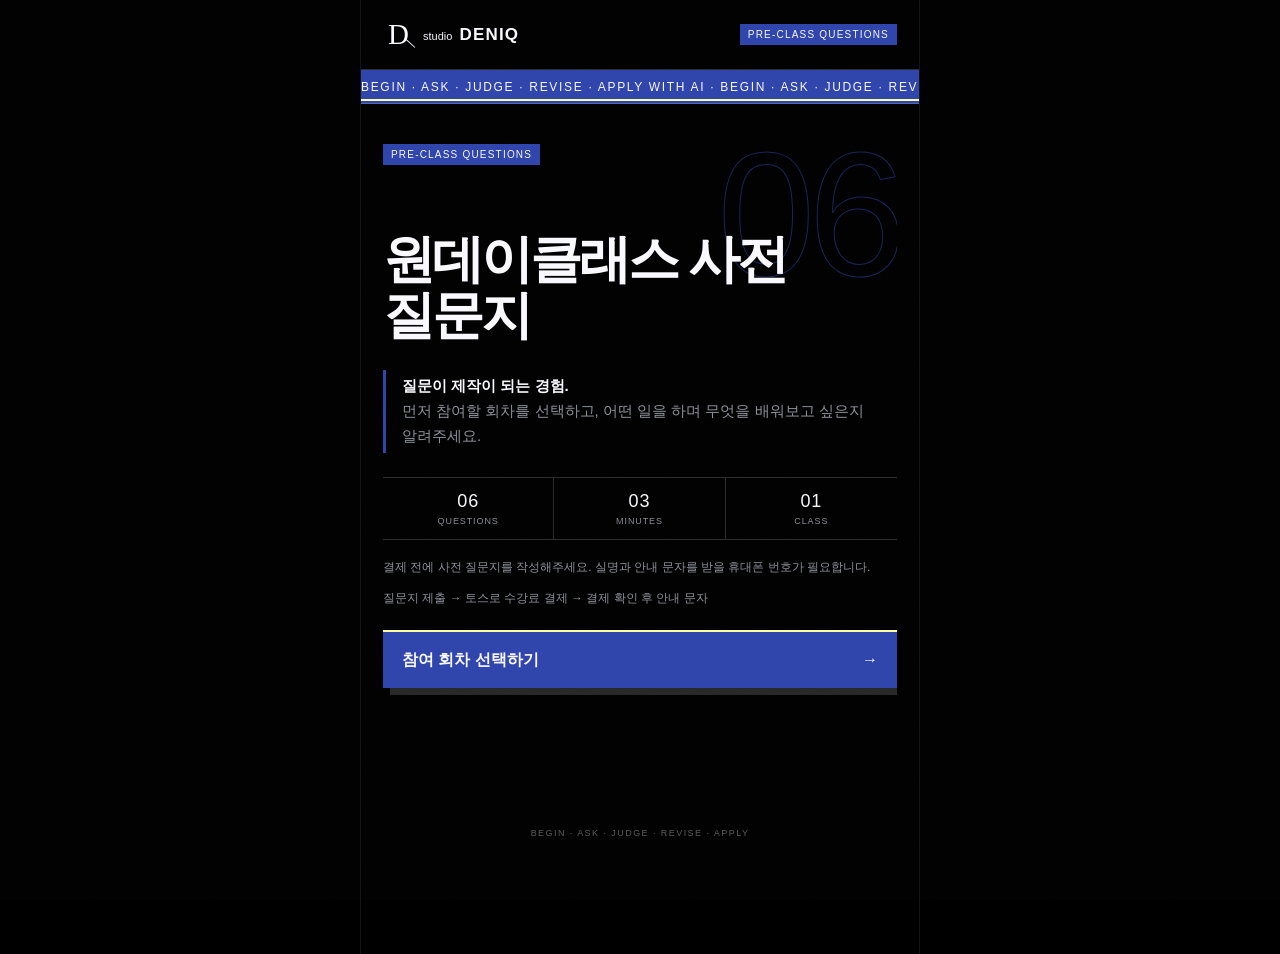
<file: survey.html>
<!doctype html>
<html lang="ko">
<head>
  <meta charset="utf-8">
  <meta name="viewport" content="width=device-width, initial-scale=1, viewport-fit=cover">
  <meta name="theme-color" content="#000000">
  <meta name="color-scheme" content="dark">
  <meta name="description" content="DENIQ AI 원데이클래스 사전 질문지">
  <title>DENIQ · 원데이클래스 사전 질문지</title>
  <link rel="stylesheet" href="./survey.css?v=20261003-registration">
  <script type="module" src="./survey.js?v=20261003-registration"></script>
</head>
<body>
  <a class="skip-link" href="#survey-main">질문으로 바로 이동</a>
  <div class="app-shell">
    <header class="topbar">
      <a class="brand" href="./index.html" aria-label="DENIQ 원데이클래스 소개로 돌아가기">
        <span class="brand-mark" aria-hidden="true">D</span>
        <span class="brand-lockup">studio <strong>DENIQ</strong></span>
      </a>
      <span class="topbar-label">PRE-CLASS QUESTIONS</span>
    </header>

    <div class="ticker" aria-hidden="true">
      <div class="ticker-track">BEGIN · ASK · JUDGE · REVISE · APPLY WITH AI · BEGIN · ASK · JUDGE · REVISE · APPLY WITH AI ·</div>
    </div>

    <div class="progress-region" data-progress-region hidden>
      <div class="progress" role="progressbar" aria-label="질문 진행률" aria-valuemin="1" aria-valuemax="6" aria-valuenow="1" aria-valuetext="6개 중 1번째 질문">
        <i data-progress-bar></i>
      </div>
      <p class="progress-label" data-progress-label>01 / 06</p>
    </div>

    <p class="preview-badge" data-preview-badge hidden>미리보기 · 실제 접수되지 않습니다</p>

    <form id="survey-form" novalidate>
      <div class="bot-field" aria-hidden="true"><label for="website">Website</label><input id="website" name="website" tabindex="-1" autocomplete="off"></div>
      <main id="survey-main" class="screen" tabindex="-1"></main>
      <footer class="actions" data-actions hidden></footer>
    </form>

    <p class="sr-only" data-live-status role="status" aria-live="polite" aria-atomic="true"></p>
  </div>

  <noscript><div class="noscript-message">이 질문지를 작성하려면 브라우저의 JavaScript를 켜주세요.</div></noscript>
</body>
</html>
</file>
<file: survey.css>
:root {
  --black: #000000;
  --near-black: #0b0b0d;
  --surface: #111114;
  --gesso: #faf9fe;
  --smoke: #e5e5e5;
  --muted: #8d9098;
  --navy: #091c2e;
  --blue: #2f45ad;
  --blue-soft: #4058c8;
  --yellow: #fffca2;
  --danger: #ff6d63;
  --line: rgba(250, 249, 254, 0.18);
  --line-strong: rgba(250, 249, 254, 0.46);
  --page-width: 560px;
  --safe-bottom: env(safe-area-inset-bottom, 0px);
  --display: Impact, "Arial Narrow", sans-serif;
  --body: "Pretendard Variable", Pretendard, -apple-system, BlinkMacSystemFont, "Segoe UI", sans-serif;
}

* { box-sizing: border-box; }
html { min-height: 100%; background: var(--black); color-scheme: dark; }
body {
  min-width: 320px;
  min-height: 100%;
  margin: 0;
  color: var(--gesso);
  background: var(--black);
  font-family: var(--body);
  -webkit-font-smoothing: antialiased;
  word-break: keep-all;
}
body::after {
  content: "";
  position: fixed;
  z-index: 1000;
  inset: 0;
  pointer-events: none;
  opacity: .025;
  background-image: url("data:image/svg+xml,%3Csvg xmlns='http://www.w3.org/2000/svg' width='120' height='120'%3E%3Cfilter id='n'%3E%3CfeTurbulence type='fractalNoise' baseFrequency='.82' numOctaves='2' stitchTiles='stitch'/%3E%3C/filter%3E%3Crect width='100%25' height='100%25' filter='url(%23n)' opacity='.8'/%3E%3C/svg%3E");
}
button, input, textarea { font: inherit; }
button, a, label { -webkit-tap-highlight-color: transparent; }
button { cursor: pointer; }
a { color: inherit; }
[hidden] { display: none !important; }
:focus-visible { outline: 2px solid var(--yellow); outline-offset: 3px; }
.sr-only { position: absolute !important; width: 1px !important; height: 1px !important; padding: 0 !important; margin: -1px !important; overflow: hidden !important; clip: rect(0,0,0,0) !important; white-space: nowrap !important; border: 0 !important; }
.skip-link { position: fixed; z-index: 2000; left: 12px; top: 12px; padding: 10px 12px; color: var(--gesso); background: var(--blue); transform: translateY(-160%); }
.skip-link:focus { transform: translateY(0); }

.app-shell { position: relative; width: min(100%, var(--page-width)); min-height: 100dvh; margin: 0 auto; overflow-x: clip; border-inline: 1px solid rgba(250,249,254,.08); }
.topbar { min-height: 70px; padding: 0 22px; display: flex; align-items: center; justify-content: space-between; gap: 14px; border-bottom: 1px solid var(--line); }
.brand { min-width: 0; display: flex; align-items: center; gap: 9px; text-decoration: none; }
.brand-mark { position: relative; width: 31px; height: 31px; flex: 0 0 31px; display: grid; place-items: center; font-family: Georgia, "Times New Roman", serif; font-size: 29px; line-height: 1; }
.brand-mark::after { content: ""; position: absolute; right: -1px; bottom: 2px; width: 14px; height: 1px; background: currentColor; transform: rotate(42deg); transform-origin: right center; }
.brand-lockup { font-size: 11px; white-space: nowrap; }
.brand-lockup strong { margin-left: 4px; font-size: 17px; font-weight: 660; letter-spacing: .07em; }
.topbar-label,
.eyebrow { width: fit-content; padding: 6px 8px 5px; color: var(--gesso); background: var(--blue); font-family: var(--display); font-size: 10px; line-height: 1; letter-spacing: .12em; text-transform: uppercase; white-space: nowrap; }
.eyebrow.warning { color: var(--navy); background: var(--yellow); }

.ticker { height: 34px; overflow: hidden; display: flex; align-items: center; background: var(--blue); border-bottom: 1px solid var(--line); white-space: nowrap; }
.ticker-track { min-width: max-content; font-family: var(--display); font-size: 12px; line-height: 1; letter-spacing: .14em; animation: ticker 20s linear infinite; }
@keyframes ticker { to { transform: translateX(-46%); } }
.progress-region { min-height: 31px; padding: 0 22px; display: grid; grid-template-columns: 1fr auto; align-items: center; gap: 13px; border-bottom: 1px solid var(--line); }
.progress { height: 4px; overflow: hidden; background: rgba(250,249,254,.11); }
.progress i { display: block; width: 20%; height: 100%; background: var(--blue); transition: width 180ms ease; }
.progress-label { margin: 0; font-family: var(--display); font-size: 10px; letter-spacing: .1em; }
.preview-badge { margin: 0; padding: 8px 12px; color: var(--navy); background: var(--yellow); font-size: 10px; font-weight: 800; text-align: center; }

.screen { min-height: calc(100dvh - 135px); padding: 30px 22px calc(116px + var(--safe-bottom)); }
.intro-screen { position: relative; min-height: calc(100dvh - 196px); display: flex; flex-direction: column; overflow: hidden; }
.intro-index,
.question-index { position: absolute; right: -2px; top: 8px; color: transparent; -webkit-text-stroke: 1px rgba(47,69,173,.52); font-family: var(--display); font-size: 176px; line-height: .82; letter-spacing: -.04em; pointer-events: none; }
.intro-title { position: relative; margin: 56px 0 0; max-width: 440px; font-size: clamp(40px, 11vw, 52px); line-height: 1.08; letter-spacing: -.058em; font-weight: 850; }
.intro-manifesto { margin: 27px 0 0; padding: 4px 0 4px 16px; color: var(--muted); border-left: 3px solid var(--blue); font-size: 15px; line-height: 1.65; }
.intro-manifesto strong { color: var(--gesso); }
.intro-facts { margin-top: 24px; display: grid; grid-template-columns: repeat(3, 1fr); border-block: 1px solid var(--line); }
.intro-facts span { padding: 13px 7px; color: var(--muted); border-right: 1px solid var(--line); font-family: var(--display); font-size: 9px; letter-spacing: .1em; text-align: center; }
.intro-facts span:last-child { border-right: 0; }
.intro-facts b { display: block; margin-bottom: 4px; color: var(--gesso); font-size: 18px; font-weight: 400; }
.intro-copy,
.privacy-copy { color: var(--muted); font-size: 12px; line-height: 1.62; }
.intro-copy { margin: 18px 0 0; }
.privacy-copy { margin: 12px 0 0; }
.intro-start { width: 100%; min-height: 58px; margin-top: 22px; padding: 0 19px; display: flex; align-items: center; justify-content: space-between; color: var(--gesso); background: var(--blue); border: 0; border-top: 2px solid var(--yellow); box-shadow: 7px 7px 0 rgba(250,249,254,.16); font-size: 16px; font-weight: 850; }
.intro-foot { margin: auto 0 0; padding-top: 24px; color: rgba(250,249,254,.36); font-family: var(--display); font-size: 9px; letter-spacing: .16em; text-align: center; }

.question-screen { position: relative; }
.section-label { position: relative; margin: 14px 0 0; color: var(--muted); font-family: var(--display); font-size: 10px; letter-spacing: .11em; text-transform: uppercase; }
.question-title { position: relative; max-width: 440px; margin: 54px 0 0; font-size: clamp(34px, 9vw, 42px); line-height: 1.17; letter-spacing: -.052em; font-weight: 780; }
.question-help { position: relative; margin: 13px 0 0; color: var(--muted); font-size: 14px; line-height: 1.55; }
.answer-area { position: relative; margin-top: 25px; }
.field-label { display: block; margin: 18px 0 8px; font-size: 12px; font-weight: 780; }
input[type="text"],
input[type="tel"],
input[type="number"],
textarea { width: 100%; color: var(--gesso); background: var(--near-black); border: 1px solid var(--line-strong); border-radius: 0; appearance: none; }
input[type="text"],
input[type="tel"],
input[type="number"] { min-height: 56px; padding: 13px 14px; }
textarea { min-height: 132px; padding: 14px; resize: vertical; line-height: 1.58; }
input::placeholder,
textarea::placeholder { color: rgba(250,249,254,.34); }
input:focus,
textarea:focus { border-color: var(--blue-soft); outline: 1px solid var(--blue-soft); }
[aria-invalid="true"] { border-color: var(--danger) !important; }
.field-meta { margin-top: 7px; display: flex; justify-content: flex-end; gap: 14px; color: var(--muted); font-size: 10px; }
.field-error { margin: 9px 0 0; color: var(--danger); font-size: 12px; line-height: 1.45; }
.selection-count { margin: 24px 0 17px; padding: 11px 13px; display: flex; justify-content: space-between; gap: 12px; background: var(--near-black); border: 1px solid var(--blue); border-left: 7px solid var(--blue); font-size: 11px; font-weight: 760; }
.selection-count b { color: var(--yellow); font-size: 13px; }
.option-list { min-width: 0; margin: 0; padding: 0; display: grid; border: 0; border-top: 1px solid var(--line-strong); }
.option { position: relative; width: 100%; min-height: 62px; padding: 12px 7px; display: grid; grid-template-columns: 31px 1fr 26px; gap: 10px; align-items: center; border-bottom: 1px solid var(--line); cursor: pointer; }
.option input { position: absolute; width: 1px; height: 1px; padding: 0; margin: -1px; overflow: hidden; clip: rect(0,0,0,0); white-space: nowrap; border: 0; }
.option:focus-within { outline: 2px solid var(--yellow); outline-offset: -3px; }
.option-index { font-family: var(--display); font-size: 10px; letter-spacing: .05em; }
.option-label { font-size: 14px; font-weight: 670; line-height: 1.42; }
.option-check { width: 24px; height: 24px; display: grid; place-items: center; color: transparent; border: 1px solid var(--line-strong); font-size: 12px; font-weight: 900; }
.option.selected { margin-inline: -8px; width: calc(100% + 16px); padding-inline: 15px; background: var(--blue); border-bottom-color: var(--blue); box-shadow: 4px 4px 0 rgba(250,249,254,.2); }
.option.selected .option-check { color: var(--blue); background: var(--gesso); border-color: var(--gesso); }
.option.is-locked { opacity: .55; cursor: not-allowed; }
.other-field { margin-top: 15px; }
.char-count { margin: 7px 0 0; color: var(--muted); font-size: 10px; text-align: right; }
.experience-group + .experience-group { margin-top: 24px; }
.group-heading { margin-bottom: 10px; display: flex; align-items: baseline; justify-content: space-between; gap: 12px; }
.group-heading h2 { margin: 0; font-size: 14px; line-height: 1.4; }
.group-heading span { color: var(--muted); font-size: 10px; white-space: nowrap; }
.compact-options { grid-template-columns: repeat(2, minmax(0, 1fr)); gap: 1px; background: var(--line); border: 1px solid var(--line); }
.compact-options .option { min-height: 54px; padding: 9px 10px; grid-template-columns: 1fr 24px; gap: 8px; background: var(--black); border: 0; }
.compact-options .option-index { display: none; }
.compact-options .option.selected { width: 100%; margin: 0; padding: 9px 10px; box-shadow: none; background: var(--blue); }
.compact-other { margin-top: 12px; }
.compact-other .field-label { margin-top: 0; }
.task-group { padding-top: 20px; border-top: 1px solid var(--line); }

.review-screen h1,
.status-card h1 { margin: 40px 0 0; font-size: clamp(36px, 10vw, 46px); line-height: 1.12; letter-spacing: -.05em; }
.review-intro { margin: 16px 0 0; color: var(--muted); font-size: 13px; line-height: 1.6; }
.review-list { margin-top: 26px; border-top: 1px solid var(--line-strong); }
.review-item { padding: 15px 2px; display: grid; grid-template-columns: 1fr auto; gap: 9px 13px; border-bottom: 1px solid var(--line); }
.review-heading { grid-column: 1 / -1; display: grid; grid-template-columns: 30px 1fr; gap: 10px; align-items: start; }
.review-heading span { color: var(--blue-soft); font-family: var(--display); font-size: 11px; }
.review-heading h2 { margin: 0; font-size: 13px; line-height: 1.45; }
.review-item > p { margin: 0; color: var(--muted); font-size: 12px; line-height: 1.55; white-space: pre-line; }
.text-button { width: fit-content; padding: 7px 0; color: var(--gesso); background: transparent; border: 0; border-bottom: 1px solid var(--blue); font-size: 11px; }
.consent-box { margin-top: 22px; padding: 16px; background: var(--near-black); border: 1px solid var(--line); border-left: 5px solid var(--blue); }
.consent-label { display: grid; grid-template-columns: 24px 1fr; gap: 12px; align-items: start; cursor: pointer; font-size: 13px; line-height: 1.55; }
.consent-label input { width: 22px; height: 22px; margin: 0; accent-color: var(--blue); }
.privacy-note { margin: 12px 0 0; color: var(--muted); font-size: 11px; line-height: 1.58; }
.status-symbol { width: 84px; height: 84px; margin-top: 34px; display: grid; place-items: center; color: var(--gesso); background: var(--blue); font-family: var(--display); font-size: 36px; box-shadow: 7px 7px 0 rgba(250,249,254,.18); }
.status-card.error .status-symbol,
.status-card.preview .status-symbol { color: var(--navy); background: var(--yellow); }
.status-note { margin: 18px 0 0; padding: 13px 14px; color: var(--muted); background: var(--near-black); border-left: 4px solid var(--blue); font-size: 12px; line-height: 1.58; }

.actions { position: fixed; z-index: 50; left: 50%; bottom: 0; width: min(100%, var(--page-width)); padding: 14px 22px calc(16px + var(--safe-bottom)); display: grid; grid-template-columns: minmax(86px,.34fr) 1fr; gap: 10px; transform: translateX(-50%); background: rgba(0,0,0,.96); border-top: 1px solid var(--line); backdrop-filter: blur(12px); }
.actions button,
.button { min-height: 52px; padding: 12px 17px; color: var(--gesso); background: transparent; border: 1px solid var(--line-strong); border-radius: 0; font-size: 14px; font-weight: 780; }
.actions button:active,
.button:active { transform: translate(2px,2px); }
.actions.one { grid-template-columns: 1fr; }
.actions .primary { color: var(--gesso); background: var(--blue); border-color: var(--blue); box-shadow: 5px 5px 0 rgba(250,249,254,.17); }
.actions button:disabled,
.button:disabled { cursor: not-allowed; opacity: .44; }
.actions .primary,
.button.primary { background: var(--blue); border-color: var(--blue); box-shadow: 5px 5px 0 rgba(250,249,254,.17); }
.actions.one { grid-template-columns: 1fr; }

.status-card { position: relative; padding-top: 12px; }
.status-symbol { width: 84px; height: 84px; margin-top: 34px; display: grid; place-items: center; background: var(--blue); font-family: var(--display); font-size: 36px; box-shadow: 7px 7px 0 rgba(250,249,254,.18); }
.status-card.error .status-symbol,
.status-card.preview .status-symbol { color: var(--navy); background: var(--yellow); }
.status-note { margin: 18px 0 0; padding: 13px 14px; color: var(--muted); background: var(--near-black); border-left: 4px solid var(--blue); font-size: 12px; line-height: 1.58; }
.status-card.preview .status-note { border-left-color: var(--yellow); }
.status-card.preview h1 { margin-top: 30px; }
.contact-help { margin: 12px 0 0; color: var(--muted); font-size: 12px; line-height: 1.65; }
.transfer-card { margin-top: 26px; padding: 22px 18px; background: var(--surface); border: 1px solid var(--line-strong); }
.transfer-card h2 { margin: 14px 0 22px; font-size: 25px; letter-spacing: -.045em; }
.transfer-card dl { margin: 0 0 18px; }
.transfer-card dl div { display: grid; grid-template-columns: 68px minmax(0,1fr); gap: 12px; padding: 13px 0; border-top: 1px solid var(--line); }
.transfer-card dt { color: var(--muted); font-size: 13px; }
.transfer-card dd { margin: 0; overflow-wrap: anywhere; font-size: 17px; font-weight: 650; font-variant-numeric: tabular-nums; }
.copy-account { width: 100%; min-height: 48px; padding: 12px; border: 1px solid var(--line-strong); background: var(--gesso); color: var(--black); font-weight: 750; }
.transfer-card p:not(.eyebrow) { font-size: 13px; line-height: 1.7; }
.transfer-card .copy-status { min-height: 0; margin: 8px 0; color: var(--yellow); }
.transfer-next { margin: 18px 0 0; padding-top: 18px; border-top: 1px solid var(--line); }
.transfer-note { color: var(--muted); }
.noscript-message { max-width: var(--page-width); margin: 30px auto; padding: 18px; color: var(--navy); background: var(--yellow); }

@media (max-width: 420px) {
  .topbar { padding-inline: 16px; }
  .topbar-label { max-width: 142px; overflow: hidden; text-overflow: ellipsis; }
  .screen { padding-inline: 18px; }
  .actions { padding-inline: 18px; }
  .intro-index,
  .question-index { font-size: 146px; }
  .intro-title { font-size: 40px; }
  .question-title { font-size: 34px; }
  .intro-facts span { font-size: 8px; }
  .intro-facts b { font-size: 16px; }
  .compact-options { grid-template-columns: 1fr; }
  .compact-options .option { min-height: 50px; }
  .is-ai-step .ticker { display: none; }
  .is-ai-step .screen { padding-top: 14px; padding-bottom: calc(138px + var(--safe-bottom)); }
  .question-screen--ai { padding-bottom: 28px; }
  .question-screen--ai .question-index { display: none; }
  .question-screen--ai .section-label { margin-top: 8px; }
  .question-screen--ai .question-title { margin-top: 16px; font-size: 29px; line-height: 1.16; letter-spacing: -.04em; }
  .question-screen--ai .question-help { margin-top: 8px; font-size: 13px; line-height: 1.45; }
  .question-screen--ai .answer-area { margin-top: 14px; }
  .question-screen--ai .experience-group + .experience-group { margin-top: 14px; }
  .question-screen--ai .task-group { padding-top: 13px; }
  .question-screen--ai .group-heading { margin-bottom: 7px; }
  .question-screen--ai .group-heading h2 { font-size: 14px; }
  .question-screen--ai .compact-options { grid-template-columns: repeat(2, minmax(0, 1fr)); }
  .question-screen--ai .compact-options .option,
  .question-screen--ai .compact-options .option.selected { min-height: 44px; padding: 6px 8px; gap: 6px; }
  .question-screen--ai .option-label { font-size: 14px; line-height: 1.25; }
  .question-screen--ai .option-check { width: 22px; height: 22px; }
  .question-screen--ai .compact-other { margin-top: 9px; }
  .question-screen--ai .compact-other input { min-height: 44px; padding-block: 8px; }
}

@media (prefers-reduced-motion: reduce) {
  .ticker-track { animation: none; }
  .progress i { transition: none; }
}

@media (max-width: 420px) {
  .topbar { padding-inline: 14px; gap: 8px; }
  .brand-lockup { font-size: 0; }
  .brand-lockup strong { margin-left: 0; font-size: 15px; }
  .topbar-label { padding-inline: 6px; font-size: 8px; }
}
.bot-field { position:absolute;left:-10000px;width:1px;height:1px;overflow:hidden; }
.session-options .option-label { font-size:clamp(20px,3vw,32px);line-height:1.45; }

/* 결제 안내 링크 버튼 (토스 결제로 이동) */
a.copy-account { display: flex; align-items: center; justify-content: center; gap: 8px; text-decoration: none; }
a.copy-account:hover { background: var(--yellow); }
</file>
